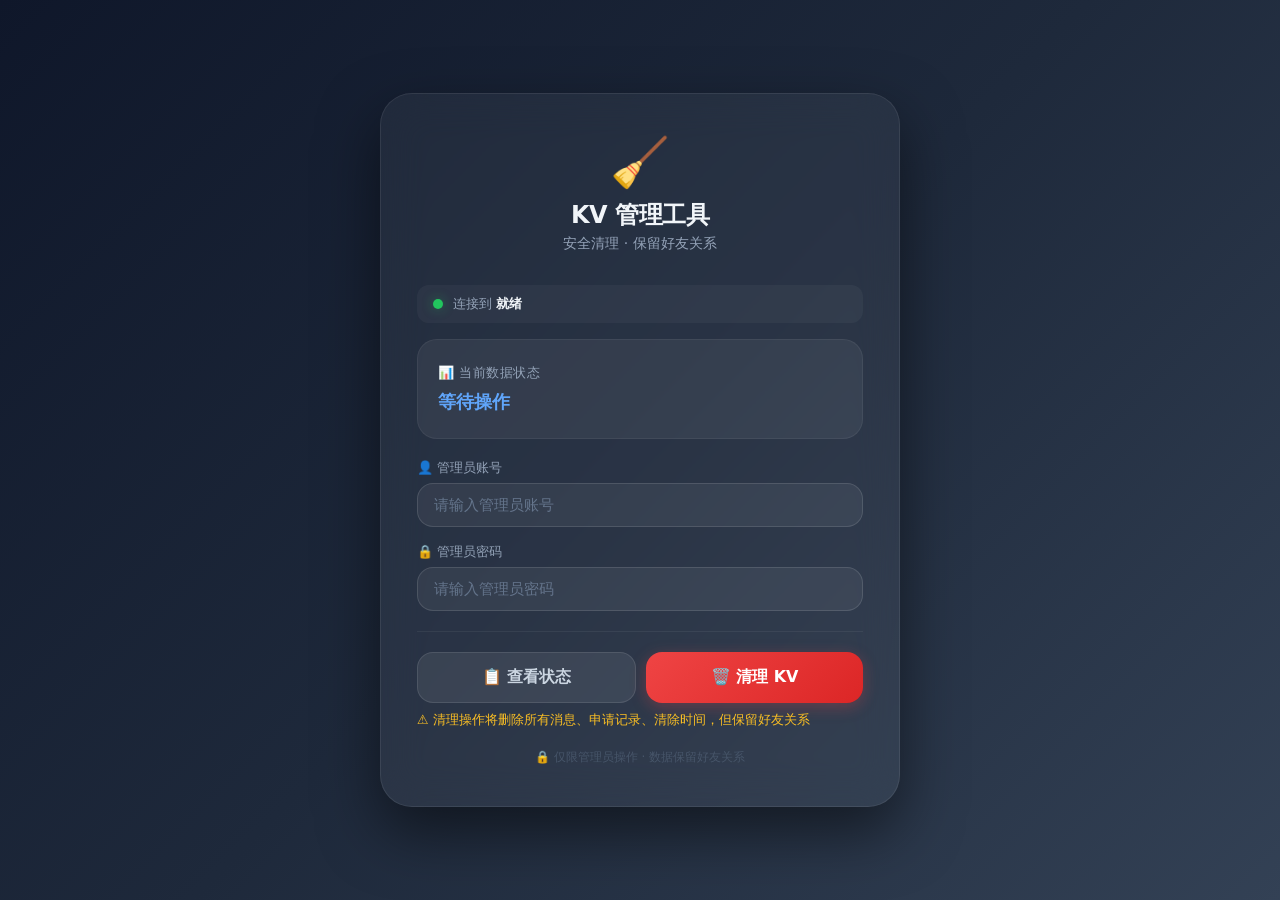
<file: clear-kv/index.html>
<!DOCTYPE html>
<html lang="zh-CN">
<head>
    <meta charset="UTF-8" />
    <meta name="viewport" content="width=device-width, initial-scale=1.0, maximum-scale=1.0, user-scalable=yes" />
    <title>KV 管理 · 清理工具</title>
    <style>
        * {
            margin: 0;
            padding: 0;
            box-sizing: border-box;
            font-family: system-ui, -apple-system, 'Segoe UI', Roboto, Helvetica, Arial, sans-serif;
        }
        body {
            min-height: 100vh;
            background: linear-gradient(135deg, #0f172a 0%, #1e293b 50%, #334155 100%);
            display: flex;
            justify-content: center;
            align-items: center;
            padding: 20px;
        }
        .container {
            background: rgba(255,255,255,0.05);
            backdrop-filter: blur(20px);
            border-radius: 32px;
            padding: 40px 36px;
            max-width: 520px;
            width: 100%;
            box-shadow: 0 25px 60px rgba(0,0,0,0.5);
            border: 1px solid rgba(255,255,255,0.08);
        }
        .logo {
            text-align: center;
            margin-bottom: 32px;
        }
        .logo .icon {
            font-size: 48px;
            display: block;
            margin-bottom: 8px;
        }
        .logo h1 {
            color: #f1f5f9;
            font-size: 24px;
            font-weight: 700;
            letter-spacing: -0.5px;
        }
        .logo p {
            color: #94a3b8;
            font-size: 14px;
            margin-top: 4px;
        }

        .card {
            background: rgba(255,255,255,0.06);
            border-radius: 20px;
            padding: 24px 20px;
            margin-bottom: 20px;
            border: 1px solid rgba(255,255,255,0.06);
        }
        .card .label {
            color: #94a3b8;
            font-size: 13px;
            font-weight: 500;
            text-transform: uppercase;
            letter-spacing: 0.5px;
            margin-bottom: 8px;
        }
        .card .value {
            color: #f1f5f9;
            font-size: 18px;
            font-weight: 600;
        }
        .card .value .highlight {
            color: #60a5fa;
        }
        .card .value .danger {
            color: #f87171;
        }
        .card .value .success {
            color: #34d399;
        }

        .input-group {
            margin-bottom: 16px;
        }
        .input-group label {
            display: block;
            color: #94a3b8;
            font-size: 13px;
            font-weight: 500;
            margin-bottom: 6px;
        }
        .input-group input {
            width: 100%;
            padding: 12px 16px;
            border-radius: 16px;
            border: 1px solid rgba(255,255,255,0.12);
            background: rgba(255,255,255,0.06);
            color: #f1f5f9;
            font-size: 15px;
            transition: 0.2s;
            outline: none;
        }
        .input-group input:focus {
            border-color: #60a5fa;
            background: rgba(255,255,255,0.1);
            box-shadow: 0 0 0 3px rgba(96,165,250,0.15);
        }
        .input-group input::placeholder {
            color: #64748b;
        }

        .btn {
            width: 100%;
            padding: 14px 20px;
            border: none;
            border-radius: 16px;
            font-size: 16px;
            font-weight: 600;
            cursor: pointer;
            transition: 0.2s;
            display: flex;
            align-items: center;
            justify-content: center;
            gap: 8px;
        }
        .btn:active {
            transform: scale(0.97);
        }
        .btn-primary {
            background: linear-gradient(135deg, #3b82f6, #2563eb);
            color: white;
            box-shadow: 0 4px 16px rgba(59,130,246,0.3);
        }
        .btn-primary:hover {
            box-shadow: 0 6px 24px rgba(59,130,246,0.4);
            transform: translateY(-1px);
        }
        .btn-primary:disabled {
            opacity: 0.5;
            cursor: not-allowed;
            transform: none;
        }

        .btn-danger {
            background: linear-gradient(135deg, #ef4444, #dc2626);
            color: white;
            box-shadow: 0 4px 16px rgba(239,68,68,0.3);
        }
        .btn-danger:hover {
            box-shadow: 0 6px 24px rgba(239,68,68,0.4);
            transform: translateY(-1px);
        }
        .btn-danger:disabled {
            opacity: 0.5;
            cursor: not-allowed;
            transform: none;
        }

        .btn-success {
            background: linear-gradient(135deg, #22c55e, #16a34a);
            color: white;
            box-shadow: 0 4px 16px rgba(34,197,94,0.3);
        }
        .btn-success:hover {
            box-shadow: 0 6px 24px rgba(34,197,94,0.4);
            transform: translateY(-1px);
        }

        .btn-secondary {
            background: rgba(255,255,255,0.08);
            color: #cbd5e1;
            border: 1px solid rgba(255,255,255,0.1);
        }
        .btn-secondary:hover {
            background: rgba(255,255,255,0.14);
        }

        .btn-group {
            display: flex;
            gap: 10px;
            margin-top: 8px;
        }
        .btn-group .btn {
            flex: 1;
        }

        .result-box {
            margin-top: 16px;
            padding: 16px 18px;
            border-radius: 16px;
            font-size: 14px;
            line-height: 1.6;
            display: none;
            font-family: 'SF Mono', 'Cascadia Code', monospace;
            white-space: pre-wrap;
            word-break: break-all;
        }
        .result-box.success {
            display: block;
            background: rgba(34,197,94,0.1);
            border: 1px solid rgba(34,197,94,0.2);
            color: #86efac;
        }
        .result-box.error {
            display: block;
            background: rgba(239,68,68,0.1);
            border: 1px solid rgba(239,68,68,0.2);
            color: #fca5a5;
        }
        .result-box.info {
            display: block;
            background: rgba(96,165,250,0.08);
            border: 1px solid rgba(96,165,250,0.15);
            color: #93c5fd;
        }

        .status-indicator {
            display: flex;
            align-items: center;
            gap: 10px;
            padding: 10px 16px;
            border-radius: 12px;
            background: rgba(255,255,255,0.04);
            margin-bottom: 16px;
        }
        .status-indicator .dot {
            width: 10px;
            height: 10px;
            border-radius: 50%;
            flex-shrink: 0;
        }
        .status-indicator .dot.online {
            background: #22c55e;
            box-shadow: 0 0 12px rgba(34,197,94,0.4);
        }
        .status-indicator .dot.offline {
            background: #64748b;
        }
        .status-indicator .status-text {
            color: #94a3b8;
            font-size: 13px;
        }
        .status-indicator .status-text strong {
            color: #f1f5f9;
        }

        .divider {
            height: 1px;
            background: rgba(255,255,255,0.06);
            margin: 20px 0;
        }

        .footer {
            text-align: center;
            margin-top: 20px;
            color: #475569;
            font-size: 12px;
        }
        .footer a {
            color: #64748b;
            text-decoration: none;
        }
        .footer a:hover {
            color: #94a3b8;
            text-decoration: underline;
        }

        .warning-text {
            color: #fbbf24;
            font-size: 13px;
            margin-top: 8px;
        }

        /* 响应式 */
        @media (max-width: 480px) {
            .container {
                padding: 24px 18px;
            }
            .btn-group {
                flex-direction: column;
            }
            .logo h1 {
                font-size: 20px;
            }
        }
    </style>
</head>
<body>

<div class="container">
    <!-- 头部 -->
    <div class="logo">
        <span class="icon">🧹</span>
        <h1>KV 管理工具</h1>
        <p>安全清理 · 保留好友关系</p>
    </div>

    <!-- 状态指示 -->
    <div class="status-indicator">
        <span class="dot online" id="statusDot"></span>
        <span class="status-text" id="statusText">连接到 <strong id="workerStatus">检测中...</strong></span>
    </div>

    <!-- 当前状态卡 -->
    <div class="card">
        <div class="label">📊 当前数据状态</div>
        <div class="value" id="dataStatus">
            <span class="highlight">●</span> 点击下方按钮查看
        </div>
    </div>

    <!-- 认证输入 -->
    <div class="input-group">
        <label>👤 管理员账号</label>
        <input type="text" id="adminUser" placeholder="请输入管理员账号" />
    </div>
    <div class="input-group">
        <label>🔒 管理员密码</label>
        <input type="password" id="adminPass" placeholder="请输入管理员密码" />
    </div>

    <div class="divider"></div>

    <!-- 操作按钮 -->
    <div class="btn-group">
        <button class="btn btn-secondary" id="checkBtn">📋 查看状态</button>
        <button class="btn btn-danger" id="clearBtn">🗑️ 清理 KV</button>
    </div>

    <div class="warning-text" id="warningText">
        ⚠️ 清理操作将删除所有消息、申请记录、清除时间，但保留好友关系
    </div>

    <!-- 结果显示 -->
    <div class="result-box" id="resultBox"></div>

    <!-- 页脚 -->
    <div class="footer">
        <span>🔒 仅限管理员操作 · 数据保留好友关系</span>
    </div>
</div>

<script>
    (function() {
        // ============================================================
        // 🔧 修改为您的 Worker 地址
        // ============================================================
        const WORKER_URL = 'https://letstalk.dengliziti.dpdns.org';
        // ============================================================

        // DOM 元素
        const adminUser = document.getElementById('adminUser');
        const adminPass = document.getElementById('adminPass');
        const checkBtn = document.getElementById('checkBtn');
        const clearBtn = document.getElementById('clearBtn');
        const resultBox = document.getElementById('resultBox');
        const dataStatus = document.getElementById('dataStatus');
        const workerStatus = document.getElementById('workerStatus');
        const statusDot = document.getElementById('statusDot');
        const warningText = document.getElementById('warningText');

        // ---- 工具 ----
        function showResult(message, type = 'info') {
            resultBox.className = 'result-box ' + type;
            resultBox.textContent = message;
            resultBox.style.display = 'block';
        }

        function clearResult() {
            resultBox.style.display = 'none';
            resultBox.className = 'result-box';
            resultBox.textContent = '';
        }

        function setStatus(text, online = true) {
            workerStatus.textContent = text;
            statusDot.className = 'dot ' + (online ? 'online' : 'offline');
        }

        function setDataStatus(text, type = 'normal') {
            const colors = {
                normal: 'highlight',
                warning: 'danger',
                success: 'success'
            };
            const cls = colors[type] || 'highlight';
            dataStatus.innerHTML = `<span class="${cls}">${text}</span>`;
        }

        // ---- API 调用 ----
        async function callAdmin(endpoint, data = null) {
            const url = `${WORKER_URL}${endpoint}`;
            const options = {
                method: 'POST',
                headers: { 'Content-Type': 'application/json' },
                body: JSON.stringify({
                    username: adminUser.value.trim(),
                    password: adminPass.value.trim()
                })
            };
            const resp = await fetch(url, options);
            const result = await resp.json();
            if (!resp.ok) {
                throw new Error(result.error || '请求失败');
            }
            return result;
        }

        // ---- 检查状态 ----
        async function checkStatus() {
            clearResult();
            if (!adminUser.value.trim() || !adminPass.value.trim()) {
                showResult('⚠️ 请输入管理员账号和密码', 'error');
                return;
            }

            setStatus('验证中...', true);
            checkBtn.disabled = true;
            checkBtn.textContent = '⏳ 验证中...';

            try {
                // 先测试登录是否正常
                const result = await callAdmin('/admin/clear-kv', { username: adminUser.value.trim(), password: adminPass.value.trim() });
                // 如果成功，显示当前状态
                setDataStatus('✅ 服务正常，可执行清理', 'success');
                showResult(
                    `✅ 验证成功！\n` +
                    `📊 当前状态：可以执行清理操作\n` +
                    `📌 好友关系将被保留\n` +
                    `🗑️ 将清除：消息、申请记录、清除时间、活跃状态\n` +
                    `🔄 保留：好友列表\n`,
                    'success'
                );
                setStatus('已认证 ✓', true);
            } catch (e) {
                setDataStatus('❌ 认证失败', 'warning');
                showResult('❌ 认证失败：' + e.message, 'error');
                setStatus('认证失败', false);
            } finally {
                checkBtn.disabled = false;
                checkBtn.textContent = '📋 查看状态';
            }
        }

        // ---- 清理 KV ----
        async function clearKV() {
            clearResult();
            if (!adminUser.value.trim() || !adminPass.value.trim()) {
                showResult('⚠️ 请输入管理员账号和密码', 'error');
                return;
            }

            // 二次确认
            if (!confirm('⚠️ 确定要清理 KV 数据吗？\n\n此操作将删除：\n• 所有聊天消息\n• 好友申请记录\n• 清除时间记录\n• 活跃状态记录\n\n但会保留好友关系。\n\n此操作不可撤销！')) {
                showResult('已取消操作', 'info');
                return;
            }

            setStatus('清理中...', true);
            clearBtn.disabled = true;
            clearBtn.textContent = '⏳ 清理中...';

            try {
                const result = await callAdmin('/admin/clear-kv', {
                    username: adminUser.value.trim(),
                    password: adminPass.value.trim()
                });

                if (result.success) {
                    setDataStatus('✅ 清理完成', 'success');
                    const msg = `✅ KV 清理成功！\n` +
                        `📊 已删除消息：${result.deleted?.messages || '?'} 条记录\n` +
                        `📋 好友关系已保留\n` +
                        `🕐 可重新登录使用\n`;
                    showResult(msg, 'success');
                    setStatus('清理完成 ✓', true);
                } else {
                    setDataStatus('❌ 清理失败', 'warning');
                    showResult('❌ 清理失败：' + (result.error || result.message || '未知错误'), 'error');
                }
            } catch (e) {
                setDataStatus('❌ 清理异常', 'warning');
                showResult('❌ 清理异常：' + e.message, 'error');
                setStatus('清理失败', false);
            } finally {
                clearBtn.disabled = false;
                clearBtn.textContent = '🗑️ 清理 KV';
            }
        }

        // ---- 键盘事件 ----
        adminPass.addEventListener('keydown', (e) => {
            if (e.key === 'Enter') {
                e.preventDefault();
                checkStatus();
            }
        });

        // ---- 初始化 ----
        setStatus('就绪', true);
        setDataStatus('等待操作', 'normal');

        // 绑定事件
        checkBtn.addEventListener('click', checkStatus);
        clearBtn.addEventListener('click', clearKV);

        // 自动填充密码提示
        if (!adminPass.value) {
            adminPass.placeholder = '请输入管理员密码';
        }

        console.log('🧹 KV 管理工具已加载');
        console.log(`📍 Worker 地址: ${WORKER_URL}`);
    })();
</script>
</body>
</html>
</file>
